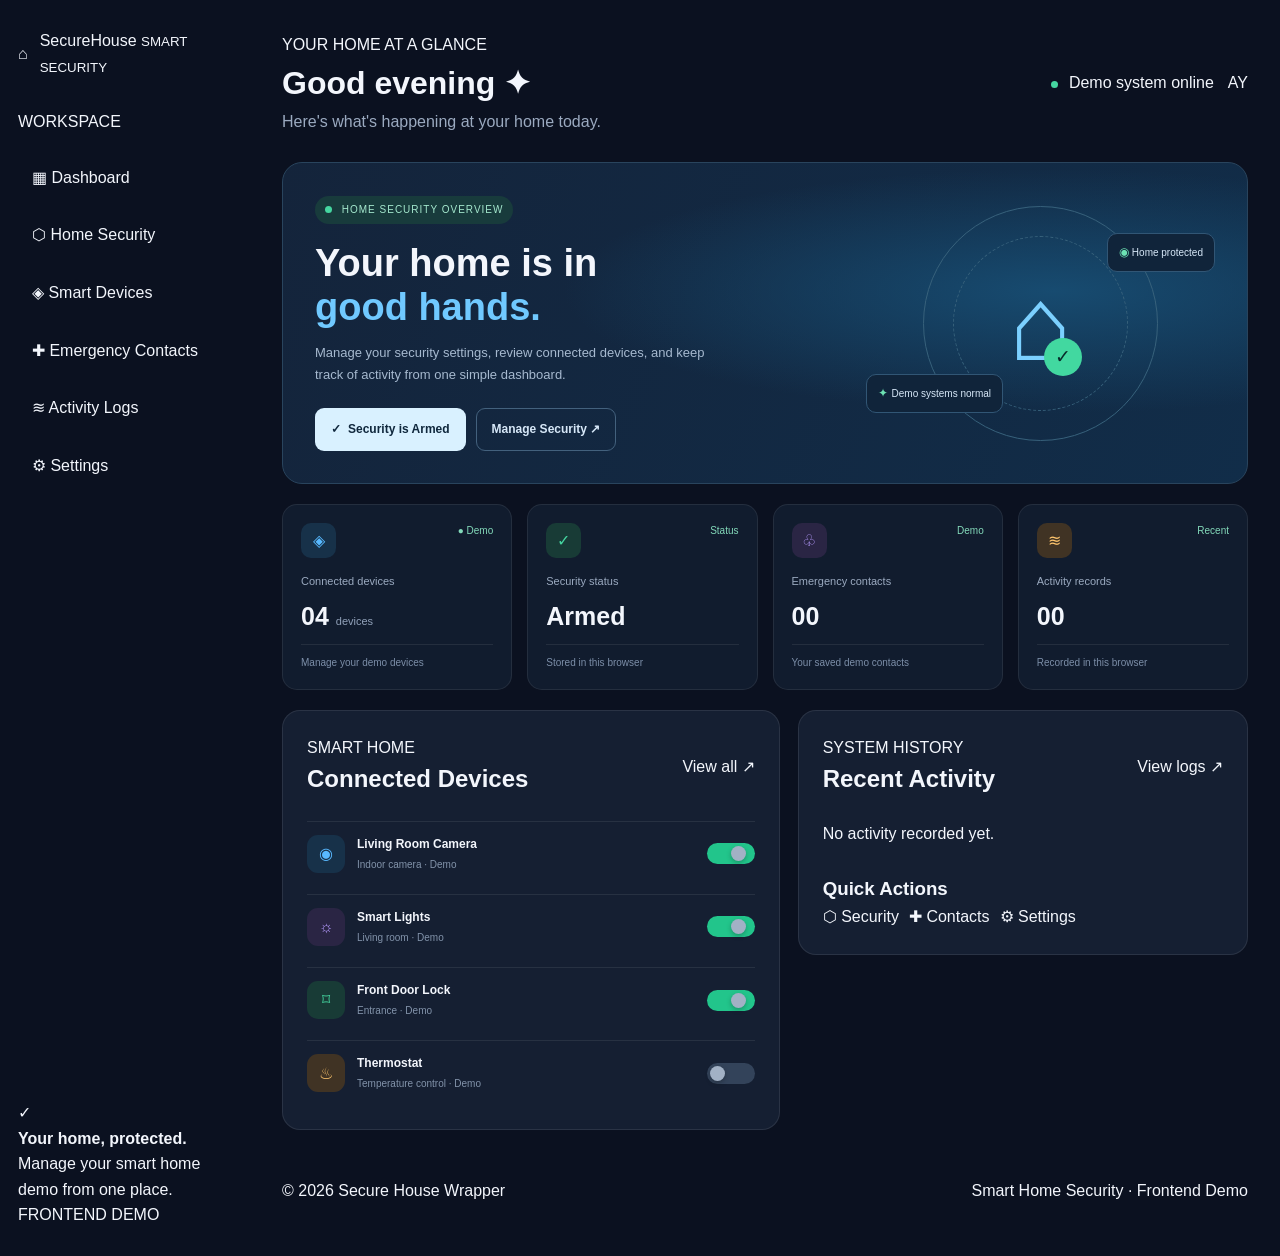
<file: index.html>
<!DOCTYPE html>
<html lang="en">
<head>
  <meta charset="UTF-8">
  <meta name="viewport" content="width=device-width, initial-scale=1.0">

  <title>Secure House Wrapper | Smart Home Security</title>

  <link rel="stylesheet" href="css/style.css">
  <link rel="stylesheet" href="css/dashboard.css">
  <link rel="stylesheet" href="css/responsive.css">
  <link rel="stylesheet" href="css/animations.css">
</head>

<body>
<div class="app-shell">

  <!-- SIDEBAR -->
  <aside class="sidebar">
    <a class="brand" href="index.html">
      <span class="brand-mark">⌂</span>
      <span>
        Secure<span class="brand-light">House</span>
        <small>SMART SECURITY</small>
      </span>
    </a>

    <p class="side-label">WORKSPACE</p>

    <nav class="side-nav">
      <a class="nav-link active" href="index.html">▦ Dashboard</a>
      <a class="nav-link" href="pages/security.html">⬡ Home Security</a>
      <a class="nav-link" href="pages/devices.html">◈ Smart Devices</a>
      <a class="nav-link" href="pages/emergency.html">✚ Emergency Contacts</a>
      <a class="nav-link" href="pages/activity.html">≋ Activity Logs</a>
      <a class="nav-link" href="pages/settings.html">⚙ Settings</a>
    </nav>

    <div class="sidebar-bottom">
      <div class="mini-shield">✓</div>
      <strong>Your home, protected.</strong>
      <p>Manage your smart home demo from one place.</p>
      <span class="demo-label">FRONTEND DEMO</span>
    </div>
  </aside>

  <!-- MAIN CONTENT -->
  <main class="main-content">

    <!-- TOP BAR -->
    <header class="topbar">
      <div>
        <p class="eyebrow">YOUR HOME AT A GLANCE</p>
        <h1>Good evening <span>✦</span></h1>
        <p class="muted">
          Here's what's happening at your home today.
        </p>
      </div>

      <div class="top-actions">
        <span class="connected">
          <i></i> Demo system online
        </span>
        <span class="avatar">AY</span>
      </div>
    </header>

    <!-- HERO SECTION -->
    <section class="hero-card">
      <div class="hero-copy">
        <span class="pill">
          <i></i> HOME SECURITY OVERVIEW
        </span>

        <h2>
          Your home is in<br>
          <em>good hands.</em>
        </h2>

        <p>
          Manage your security settings, review connected devices,
          and keep track of activity from one simple dashboard.
        </p>

        <div class="hero-buttons">
          <button class="btn btn-light" id="securityToggle">
            ✓ <span id="securityToggleText">Security is Armed</span>
          </button>

          <a class="btn btn-ghost" href="pages/security.html">
            Manage Security ↗
          </a>
        </div>
      </div>

      <div class="hero-art">
        <div class="orbit orbit-one"></div>
        <div class="orbit orbit-two"></div>

        <div class="house-icon">
          ⌂
          <span class="house-check">✓</span>
        </div>

        <div class="floating-tag tag-top">
          ◉ <span>Home protected</span>
        </div>

        <div class="floating-tag tag-bottom">
          ✦ <span>Demo systems normal</span>
        </div>
      </div>
    </section>

    <!-- STATISTICS -->
    <section class="stats-grid">

      <article class="stat-card">
        <div class="stat-top">
          <span class="stat-icon blue">◈</span>
          <span class="stat-trend">● Demo</span>
        </div>
        <p class="muted">Connected devices</p>
        <h3 id="deviceCount">04 <small>devices</small></h3>
        <div class="stat-foot">Manage your demo devices</div>
      </article>

      <article class="stat-card">
        <div class="stat-top">
          <span class="stat-icon green">✓</span>
          <span class="stat-trend">Status</span>
        </div>
        <p class="muted">Security status</p>
        <h3 id="securityStatus">Armed</h3>
        <div class="stat-foot">Stored in this browser</div>
      </article>

      <article class="stat-card">
        <div class="stat-top">
          <span class="stat-icon purple">♧</span>
          <span class="stat-trend">Demo</span>
        </div>
        <p class="muted">Emergency contacts</p>
        <h3 id="contactCount">00</h3>
        <div class="stat-foot">Your saved demo contacts</div>
      </article>

      <article class="stat-card">
        <div class="stat-top">
          <span class="stat-icon orange">≋</span>
          <span class="stat-trend">Recent</span>
        </div>
        <p class="muted">Activity records</p>
        <h3 id="activityCount">00</h3>
        <div class="stat-foot">Recorded in this browser</div>
      </article>

    </section>

    <!-- LOWER CONTENT -->
    <section class="content-grid">

      <!-- DEVICES -->
      <article class="panel">
        <div class="panel-heading">
          <div>
            <p class="eyebrow">SMART HOME</p>
            <h2>Connected Devices</h2>
          </div>
          <a class="text-link" href="pages/devices.html">View all ↗</a>
        </div>

        <div class="device-list">

          <div class="device-row">
            <span class="device-symbol blue">◉</span>
            <div class="device-info">
              <strong>Living Room Camera</strong>
              <small>Indoor camera · Demo</small>
            </div>
            <button class="switch on" data-device="Living room camera"
              aria-label="Toggle living room camera">
              <span></span>
            </button>
          </div>

          <div class="device-row">
            <span class="device-symbol purple">☼</span>
            <div class="device-info">
              <strong>Smart Lights</strong>
              <small>Living room · Demo</small>
            </div>
            <button class="switch on" data-device="Smart lights"
              aria-label="Toggle smart lights">
              <span></span>
            </button>
          </div>

          <div class="device-row">
            <span class="device-symbol green">⌑</span>
            <div class="device-info">
              <strong>Front Door Lock</strong>
              <small>Entrance · Demo</small>
            </div>
            <button class="switch on" data-device="Front door lock"
              aria-label="Toggle front door lock">
              <span></span>
            </button>
          </div>

          <div class="device-row">
            <span class="device-symbol orange">♨</span>
            <div class="device-info">
              <strong>Thermostat</strong>
              <small>Temperature control · Demo</small>
            </div>
            <button class="switch" data-device="Thermostat"
              aria-label="Toggle thermostat">
              <span></span>
            </button>
          </div>

        </div>
      </article>

      <!-- ACTIVITY -->
      <article class="panel">
        <div class="panel-heading">
          <div>
            <p class="eyebrow">SYSTEM HISTORY</p>
            <h2>Recent Activity</h2>
          </div>
          <a class="text-link" href="pages/activity.html">View logs ↗</a>
        </div>

        <div class="timeline" id="timeline">
          <div class="timeline-item">
            <span class="timeline-dot green"></span>
            <div>
              <strong>Dashboard opened</strong>
              <p>Secure House Wrapper demo is ready.</p>
              <small>Current session</small>
            </div>
          </div>

          <div class="timeline-item">
            <span class="timeline-dot blue"></span>
            <div>
              <strong>Devices loaded</strong>
              <p>Demo device information is available.</p>
              <small>Current session</small>
            </div>
          </div>

          <div class="timeline-item">
            <span class="timeline-dot purple"></span>
            <div>
              <strong>Security overview</strong>
              <p>Review your simulated security status.</p>
              <small>Current session</small>
            </div>
          </div>
        </div>

        <div class="quick-actions">
          <h3>Quick Actions</h3>

          <div class="quick-action-buttons">
            <a class="quick-action" href="pages/security.html">
              <span>⬡</span> Security
            </a>

            <a class="quick-action" href="pages/emergency.html">
              <span>✚</span> Contacts
            </a>

            <a class="quick-action" href="pages/settings.html">
              <span>⚙</span> Settings
            </a>
          </div>
        </div>
      </article>

    </section>

    <!-- FOOTER -->
    <footer class="footer">
      <span>© 2026 Secure House Wrapper</span>
      <span>Smart Home Security · Frontend Demo</span>
    </footer>

  </main>
</div>

<!-- TOAST MESSAGE -->
<div id="toast" class="toast" role="status" aria-live="polite"></div>

<!-- JAVASCRIPT FILES -->
<script src="js/storage.js"></script>
<script src="js/security.js"></script>
<script src="js/devices.js"></script>
<script src="js/emergency.js"></script>
<script src="js/activity.js"></script>
<script src="js/settings.js"></script>
<script src="js/app.js"></script>

<script>
  document.getElementById("contactCount").textContent =
    String(SHEmergency.contacts.length).padStart(2, "0");

  document.getElementById("activityCount").textContent =
    String(SHActivity.entries.length).padStart(2, "0");
</script>

</body>
</html>
</file>
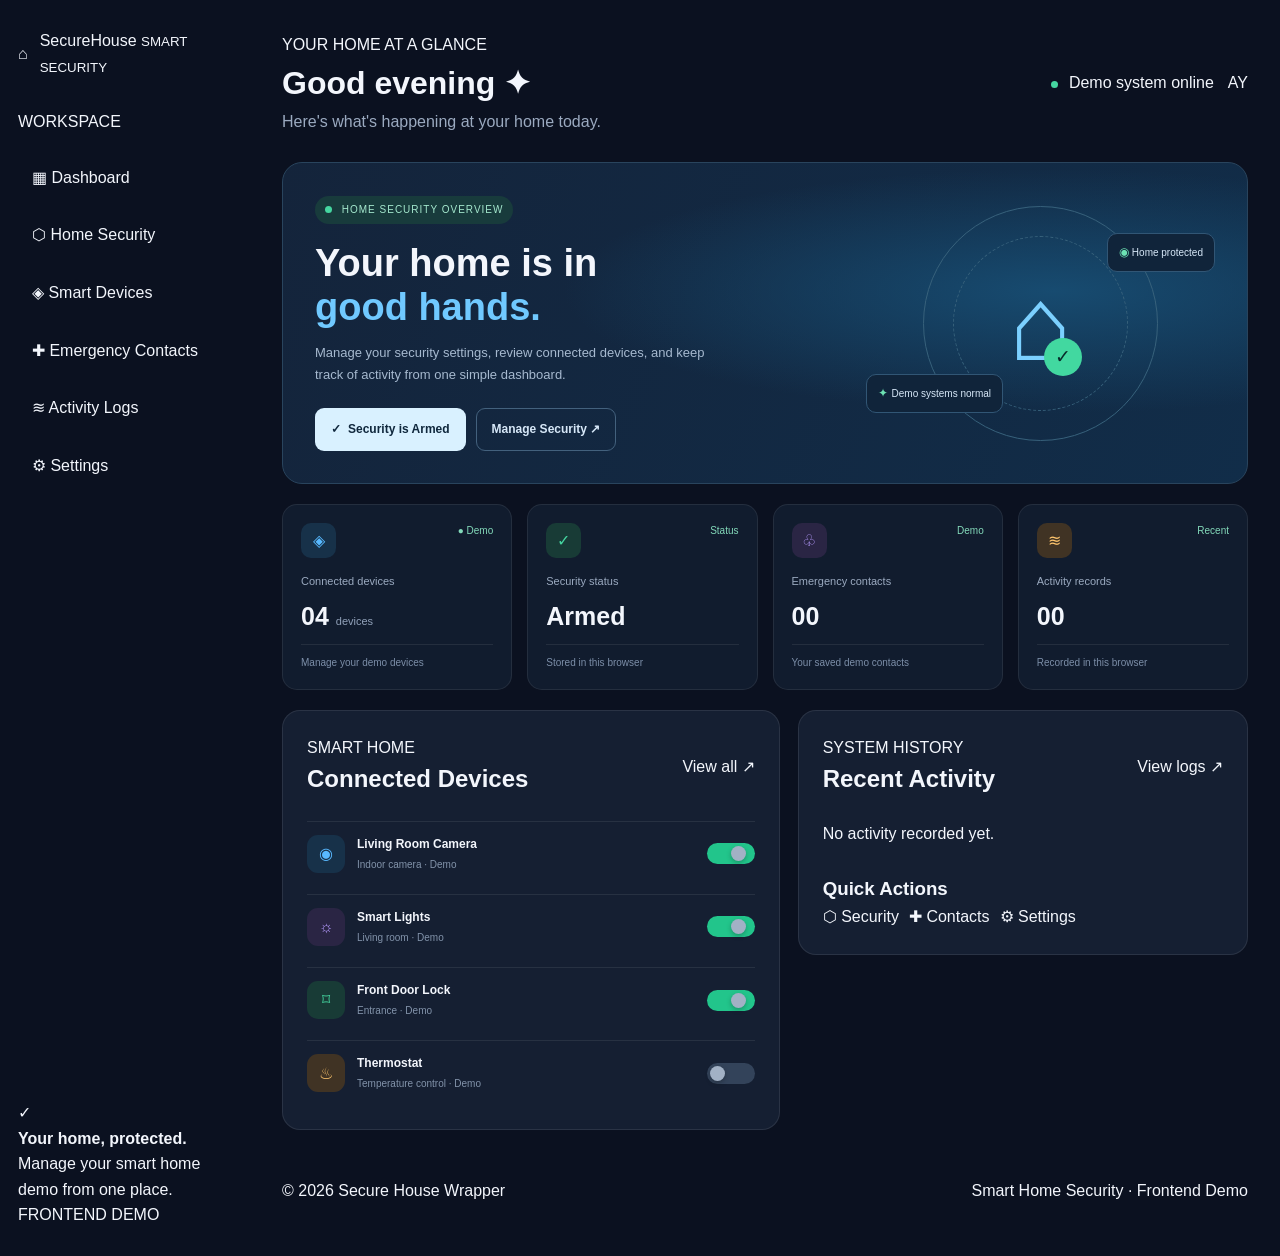
<file: Secure-House-Wrapper/index.html>
<!DOCTYPE html>
<html lang="en">
<head>
  <meta charset="UTF-8">
  <meta name="viewport" content="width=device-width, initial-scale=1.0">

  <title>Secure House Wrapper | Smart Home Security</title>

  <link rel="stylesheet" href="css/style.css">
  <link rel="stylesheet" href="css/dashboard.css">
  <link rel="stylesheet" href="css/responsive.css">
  <link rel="stylesheet" href="css/animations.css">
</head>

<body>
<div class="app-shell">

  <!-- SIDEBAR -->
  <aside class="sidebar">
    <a class="brand" href="index.html">
      <span class="brand-mark">⌂</span>
      <span>
        Secure<span class="brand-light">House</span>
        <small>SMART SECURITY</small>
      </span>
    </a>

    <p class="side-label">WORKSPACE</p>

    <nav class="side-nav">
      <a class="nav-link active" href="index.html">▦ Dashboard</a>
      <a class="nav-link" href="pages/security.html">⬡ Home Security</a>
      <a class="nav-link" href="pages/devices.html">◈ Smart Devices</a>
      <a class="nav-link" href="pages/emergency.html">✚ Emergency Contacts</a>
      <a class="nav-link" href="pages/activity.html">≋ Activity Logs</a>
      <a class="nav-link" href="pages/settings.html">⚙ Settings</a>
    </nav>

    <div class="sidebar-bottom">
      <div class="mini-shield">✓</div>
      <strong>Your home, protected.</strong>
      <p>Manage your smart home demo from one place.</p>
      <span class="demo-label">FRONTEND DEMO</span>
    </div>
  </aside>

  <!-- MAIN CONTENT -->
  <main class="main-content">

    <!-- TOP BAR -->
    <header class="topbar">
      <div>
        <p class="eyebrow">YOUR HOME AT A GLANCE</p>
        <h1>Good evening <span>✦</span></h1>
        <p class="muted">
          Here's what's happening at your home today.
        </p>
      </div>

      <div class="top-actions">
        <span class="connected">
          <i></i> Demo system online
        </span>
        <span class="avatar">AY</span>
      </div>
    </header>

    <!-- HERO SECTION -->
    <section class="hero-card">
      <div class="hero-copy">
        <span class="pill">
          <i></i> HOME SECURITY OVERVIEW
        </span>

        <h2>
          Your home is in<br>
          <em>good hands.</em>
        </h2>

        <p>
          Manage your security settings, review connected devices,
          and keep track of activity from one simple dashboard.
        </p>

        <div class="hero-buttons">
          <button class="btn btn-light" id="securityToggle">
            ✓ <span id="securityToggleText">Security is Armed</span>
          </button>

          <a class="btn btn-ghost" href="pages/security.html">
            Manage Security ↗
          </a>
        </div>
      </div>

      <div class="hero-art">
        <div class="orbit orbit-one"></div>
        <div class="orbit orbit-two"></div>

        <div class="house-icon">
          ⌂
          <span class="house-check">✓</span>
        </div>

        <div class="floating-tag tag-top">
          ◉ <span>Home protected</span>
        </div>

        <div class="floating-tag tag-bottom">
          ✦ <span>Demo systems normal</span>
        </div>
      </div>
    </section>

    <!-- STATISTICS -->
    <section class="stats-grid">

      <article class="stat-card">
        <div class="stat-top">
          <span class="stat-icon blue">◈</span>
          <span class="stat-trend">● Demo</span>
        </div>
        <p class="muted">Connected devices</p>
        <h3 id="deviceCount">04 <small>devices</small></h3>
        <div class="stat-foot">Manage your demo devices</div>
      </article>

      <article class="stat-card">
        <div class="stat-top">
          <span class="stat-icon green">✓</span>
          <span class="stat-trend">Status</span>
        </div>
        <p class="muted">Security status</p>
        <h3 id="securityStatus">Armed</h3>
        <div class="stat-foot">Stored in this browser</div>
      </article>

      <article class="stat-card">
        <div class="stat-top">
          <span class="stat-icon purple">♧</span>
          <span class="stat-trend">Demo</span>
        </div>
        <p class="muted">Emergency contacts</p>
        <h3 id="contactCount">00</h3>
        <div class="stat-foot">Your saved demo contacts</div>
      </article>

      <article class="stat-card">
        <div class="stat-top">
          <span class="stat-icon orange">≋</span>
          <span class="stat-trend">Recent</span>
        </div>
        <p class="muted">Activity records</p>
        <h3 id="activityCount">00</h3>
        <div class="stat-foot">Recorded in this browser</div>
      </article>

    </section>

    <!-- LOWER CONTENT -->
    <section class="content-grid">

      <!-- DEVICES -->
      <article class="panel">
        <div class="panel-heading">
          <div>
            <p class="eyebrow">SMART HOME</p>
            <h2>Connected Devices</h2>
          </div>
          <a class="text-link" href="pages/devices.html">View all ↗</a>
        </div>

        <div class="device-list">

          <div class="device-row">
            <span class="device-symbol blue">◉</span>
            <div class="device-info">
              <strong>Living Room Camera</strong>
              <small>Indoor camera · Demo</small>
            </div>
            <button class="switch on" data-device="Living room camera"
              aria-label="Toggle living room camera">
              <span></span>
            </button>
          </div>

          <div class="device-row">
            <span class="device-symbol purple">☼</span>
            <div class="device-info">
              <strong>Smart Lights</strong>
              <small>Living room · Demo</small>
            </div>
            <button class="switch on" data-device="Smart lights"
              aria-label="Toggle smart lights">
              <span></span>
            </button>
          </div>

          <div class="device-row">
            <span class="device-symbol green">⌑</span>
            <div class="device-info">
              <strong>Front Door Lock</strong>
              <small>Entrance · Demo</small>
            </div>
            <button class="switch on" data-device="Front door lock"
              aria-label="Toggle front door lock">
              <span></span>
            </button>
          </div>

          <div class="device-row">
            <span class="device-symbol orange">♨</span>
            <div class="device-info">
              <strong>Thermostat</strong>
              <small>Temperature control · Demo</small>
            </div>
            <button class="switch" data-device="Thermostat"
              aria-label="Toggle thermostat">
              <span></span>
            </button>
          </div>

        </div>
      </article>

      <!-- ACTIVITY -->
      <article class="panel">
        <div class="panel-heading">
          <div>
            <p class="eyebrow">SYSTEM HISTORY</p>
            <h2>Recent Activity</h2>
          </div>
          <a class="text-link" href="pages/activity.html">View logs ↗</a>
        </div>

        <div class="timeline" id="timeline">
          <div class="timeline-item">
            <span class="timeline-dot green"></span>
            <div>
              <strong>Dashboard opened</strong>
              <p>Secure House Wrapper demo is ready.</p>
              <small>Current session</small>
            </div>
          </div>

          <div class="timeline-item">
            <span class="timeline-dot blue"></span>
            <div>
              <strong>Devices loaded</strong>
              <p>Demo device information is available.</p>
              <small>Current session</small>
            </div>
          </div>

          <div class="timeline-item">
            <span class="timeline-dot purple"></span>
            <div>
              <strong>Security overview</strong>
              <p>Review your simulated security status.</p>
              <small>Current session</small>
            </div>
          </div>
        </div>

        <div class="quick-actions">
          <h3>Quick Actions</h3>

          <div class="quick-action-buttons">
            <a class="quick-action" href="pages/security.html">
              <span>⬡</span> Security
            </a>

            <a class="quick-action" href="pages/emergency.html">
              <span>✚</span> Contacts
            </a>

            <a class="quick-action" href="pages/settings.html">
              <span>⚙</span> Settings
            </a>
          </div>
        </div>
      </article>

    </section>

    <!-- FOOTER -->
    <footer class="footer">
      <span>© 2026 Secure House Wrapper</span>
      <span>Smart Home Security · Frontend Demo</span>
    </footer>

  </main>
</div>

<!-- TOAST MESSAGE -->
<div id="toast" class="toast" role="status" aria-live="polite"></div>

<!-- JAVASCRIPT FILES -->
<script src="js/storage.js"></script>
<script src="js/security.js"></script>
<script src="js/devices.js"></script>
<script src="js/emergency.js"></script>
<script src="js/activity.js"></script>
<script src="js/settings.js"></script>
<script src="js/app.js"></script>

<script>
  document.getElementById("contactCount").textContent =
    String(SHEmergency.contacts.length).padStart(2, "0");

  document.getElementById("activityCount").textContent =
    String(SHActivity.entries.length).padStart(2, "0");
</script>

</body>
</html>
<!-- GitHub Pages redeploy -->
</file>
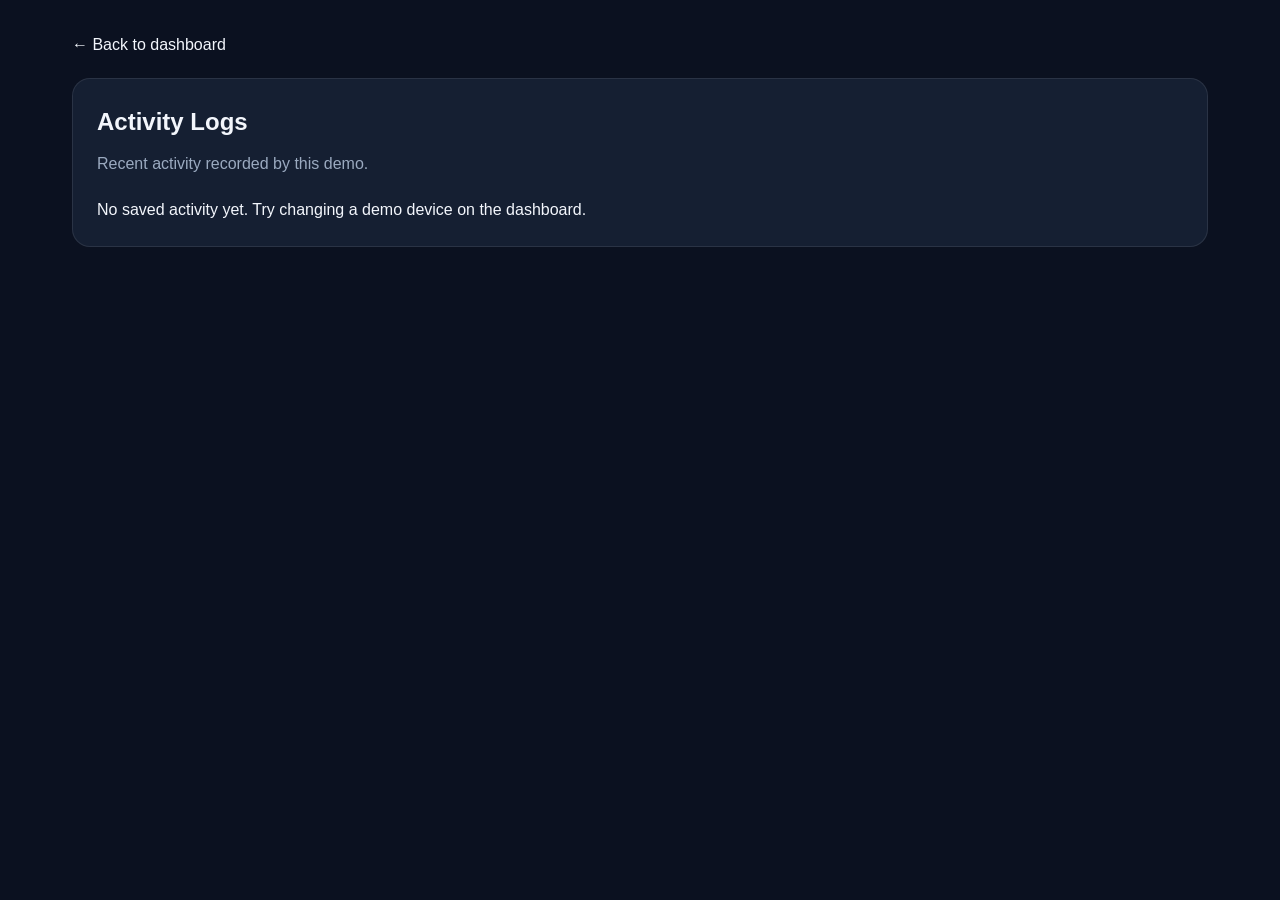
<file: pages/activity.html>
<!DOCTYPE html>
<html lang="en">
<head>
  <meta charset="UTF-8">
  <meta name="viewport" content="width=device-width, initial-scale=1">
  <title>Activity Logs</title>
  <link rel="stylesheet" href="../css/style.css">
  <link rel="stylesheet" href="../css/dashboard.css">
  <link rel="stylesheet" href="../css/responsive.css">
</head>
<body>
  <main class="page-container">
    <a class="text-link" href="../index.html">← Back to dashboard</a>

    <section class="panel" style="margin-top:20px">
      <h1>Activity Logs</h1>
      <p class="muted" style="margin:10px 0 20px">
        Recent activity recorded by this demo.
      </p>
      <div id="logs"></div>
    </section>
  </main>

  <script src="../js/storage.js"></script>
  <script src="../js/activity.js"></script>
  <script>
    const root = document.getElementById("logs");
    const entries = SHActivity.entries;

    if (!entries.length) {
      root.textContent =
        "No saved activity yet. Try changing a demo device on the dashboard.";
    } else {
      entries.forEach(entry => {
        const row = document.createElement("p");
        row.style.padding = "12px 0";
        row.style.borderBottom = "1px solid #26354a";
        row.textContent = entry.time + " — " + entry.message;
        root.appendChild(row);
      });
    }
  </script>
</body>
</html>
</file>
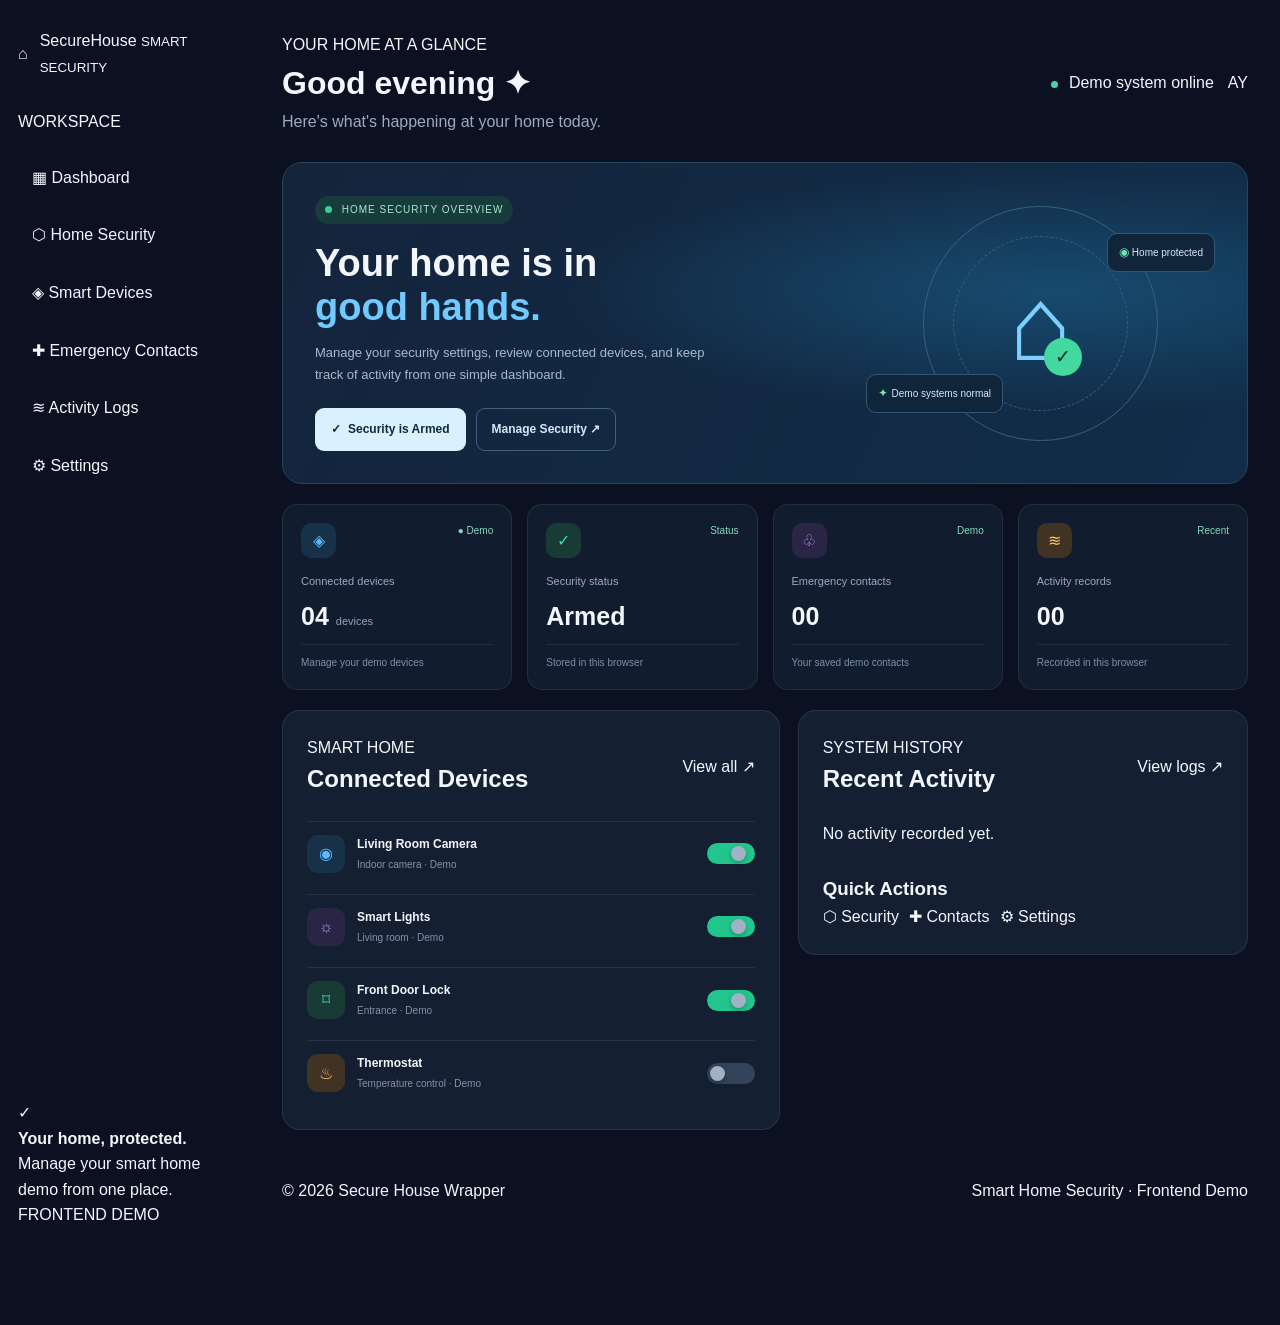
<file: pages/dashboard.html>
<!DOCTYPE html>
<html lang="en">
<head>
  <meta charset="UTF-8">
  <meta http-equiv="refresh" content="0; url=../index.html">
  <title>Dashboard</title>
</head>
<body>
  <p>Opening dashboard...
    <a href="../index.html">Click here</a>
  </p>
</body>
</html>
</file>
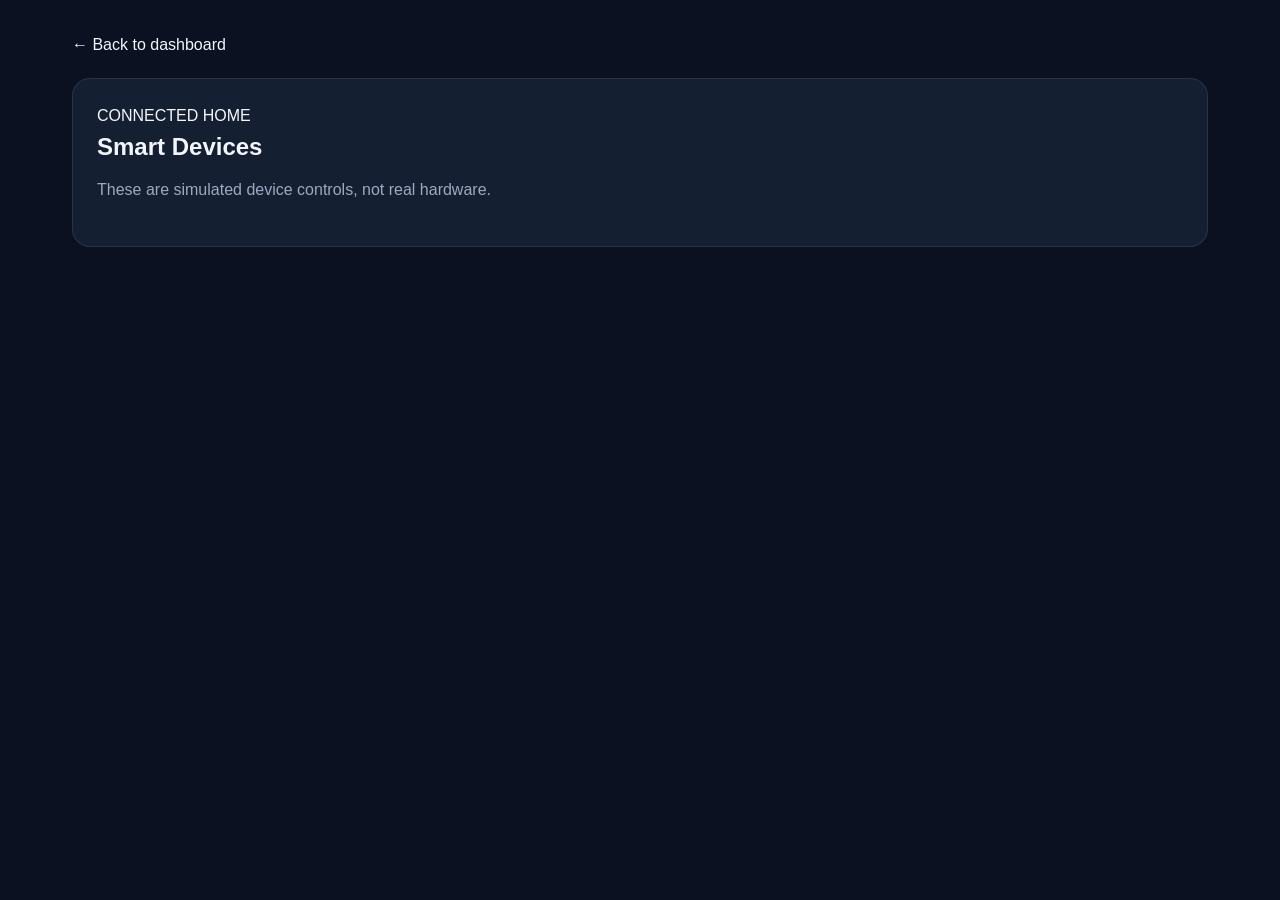
<file: pages/devices.html>
<!DOCTYPE html>
<html lang="en">
<head>
  <meta charset="UTF-8">
  <meta name="viewport" content="width=device-width, initial-scale=1">
  <title>Smart Devices</title>
  <link rel="stylesheet" href="../css/style.css">
  <link rel="stylesheet" href="../css/dashboard.css">
  <link rel="stylesheet" href="../css/responsive.css">
</head>
<body>
  <main class="page-container">
    <a class="text-link" href="../index.html">← Back to dashboard</a>

    <section class="panel" style="margin-top:20px">
      <p class="eyebrow">CONNECTED HOME</p>
      <h1>Smart Devices</h1>
      <p class="muted" style="margin:10px 0 20px">
        These are simulated device controls, not real hardware.
      </p>
      <div id="deviceList"></div>
    </section>
  </main>

  <script src="../js/storage.js"></script>
  <script src="../js/devices.js"></script>
  <script>
    const list = document.getElementById("deviceList");

    Object.keys(SHDevices.defaults).forEach(name => {
      const button = document.createElement("button");
      button.className = "btn btn-ghost";
      button.style.margin = "6px";
      button.style.display = "block";

      function render() {
        button.textContent =
          name + ": " + (SHDevices.states[name] ? "ON" : "OFF");
      }

      render();

      button.addEventListener("click", () => {
        SHDevices.toggle(name);
        render();
      });

      list.appendChild(button);
    });
  </script>
</body>
</html>
</file>
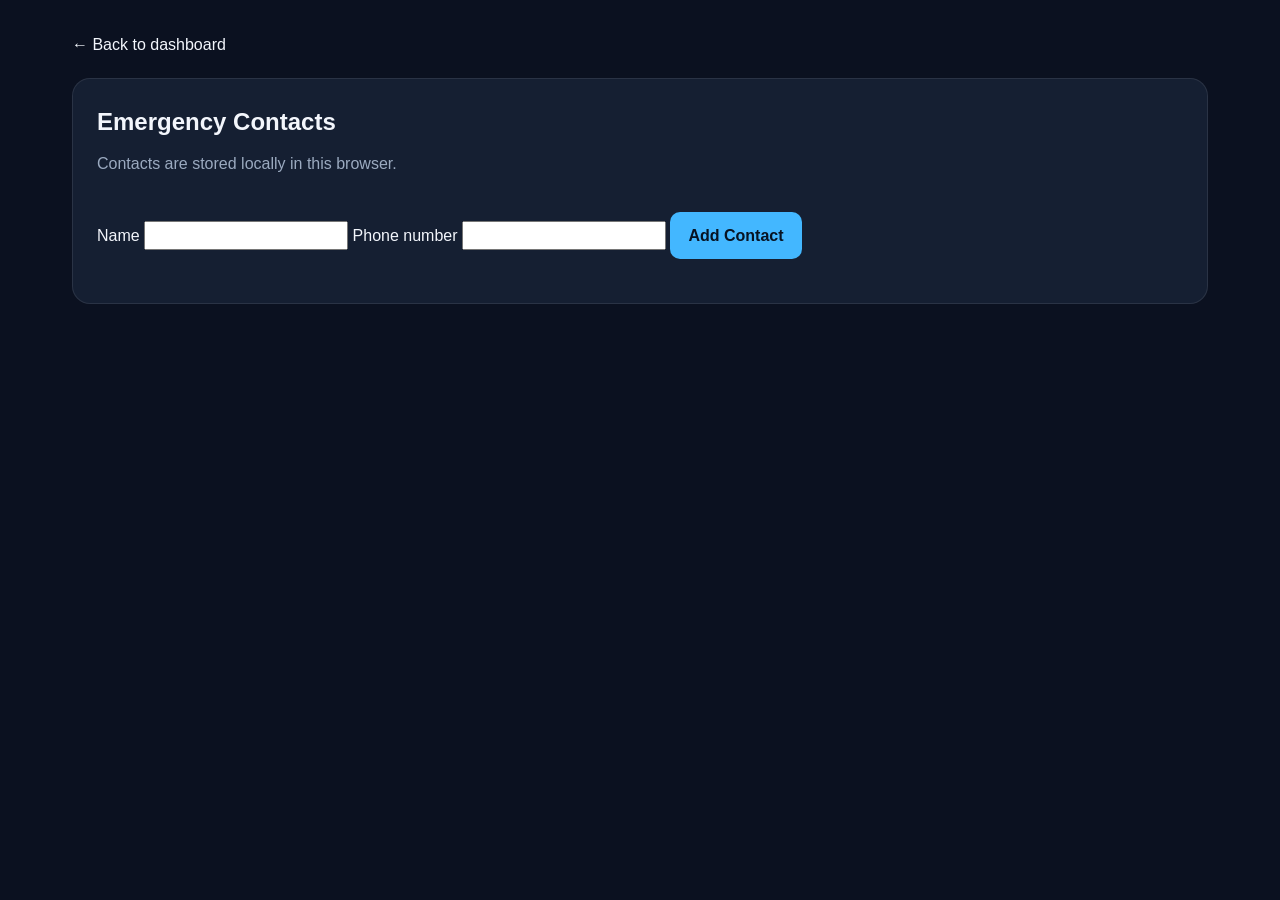
<file: pages/emergency.html>
<!DOCTYPE html>
<html lang="en">
<head>
  <meta charset="UTF-8">
  <meta name="viewport" content="width=device-width, initial-scale=1">
  <title>Emergency Contacts</title>
  <link rel="stylesheet" href="../css/style.css">
  <link rel="stylesheet" href="../css/responsive.css">
</head>
<body>
  <main class="page-container">
    <a class="text-link" href="../index.html">← Back to dashboard</a>

    <section class="panel" style="margin-top:20px">
      <h1>Emergency Contacts</h1>
      <p class="muted" style="margin:10px 0 20px">
        Contacts are stored locally in this browser.
      </p>

      <form id="contactForm">
        <label>Name
          <input id="name" required>
        </label>

        <label>Phone number
          <input id="phone" type="tel" required>
        </label>

        <button class="primary-button" style="margin-top:15px">
          Add Contact
        </button>
      </form>

      <div id="contactList" style="margin-top:20px"></div>
    </section>
  </main>

  <script src="../js/storage.js"></script>
  <script src="../js/emergency.js"></script>
  <script>
    const form = document.getElementById("contactForm");
    const list = document.getElementById("contactList");

    function render() {
      list.replaceChildren();

      SHEmergency.contacts.forEach(contact => {
        const row = document.createElement("div");
        row.style.padding = "12px 0";
        row.style.borderBottom = "1px solid #26354a";

        const name = document.createElement("strong");
        name.textContent = contact.name + " — ";

        const phone = document.createElement("span");
        phone.textContent = contact.phone;

        const remove = document.createElement("button");
        remove.className = "btn btn-ghost";
        remove.style.marginLeft = "10px";
        remove.textContent = "Remove";
        remove.addEventListener("click", () => {
          SHEmergency.remove(contact.id);
          render();
        });

        row.append(name, phone, remove);
        list.appendChild(row);
      });
    }

    form.addEventListener("submit", event => {
      event.preventDefault();

      const added = SHEmergency.add(
        document.getElementById("name").value,
        document.getElementById("phone").value
      );

      if (added) {
        form.reset();
        render();
      }
    });

    render();
  </script>
</body>
</html>
</file>
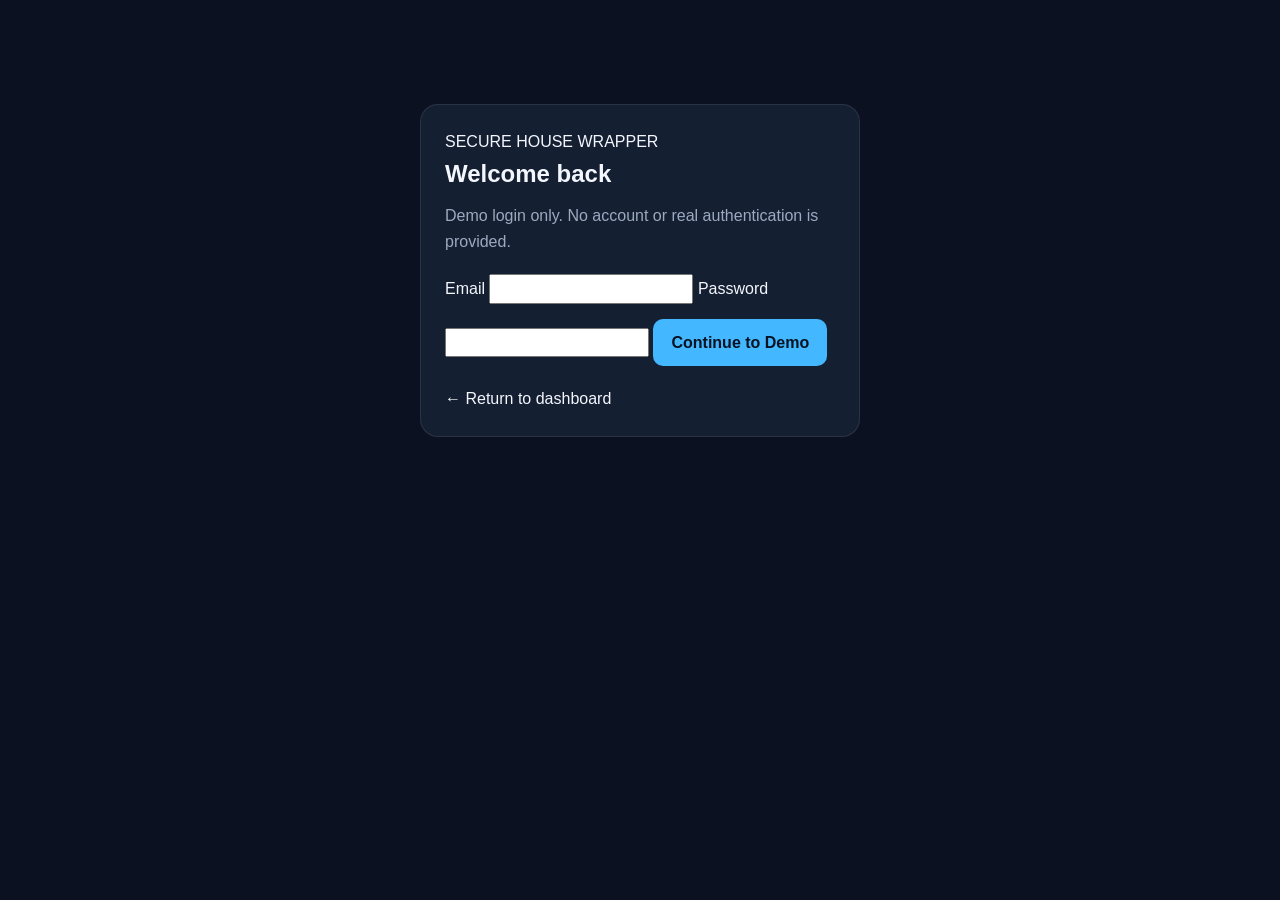
<file: pages/login.html>
<!DOCTYPE html>
<html lang="en">
<head>
  <meta charset="UTF-8">
  <meta name="viewport" content="width=device-width, initial-scale=1">
  <title>Demo Login | Secure House Wrapper</title>
  <link rel="stylesheet" href="../css/style.css">
  <link rel="stylesheet" href="../css/responsive.css">
</head>
<body>
  <main class="page-container">
    <section class="panel" style="max-width:440px;margin:8vh auto">
      <p class="eyebrow">SECURE HOUSE WRAPPER</p>
      <h1>Welcome back</h1>
      <p class="muted" style="margin:10px 0 20px">
        Demo login only. No account or real authentication is provided.
      </p>

      <form id="loginForm">
        <label>Email
          <input type="email" id="email" required>
        </label>

        <label>Password
          <input type="password" id="password" required>
        </label>

        <button class="primary-button" style="margin-top:15px">
          Continue to Demo
        </button>
      </form>

      <p id="message" class="muted" style="margin-top:15px"></p>
      <p style="margin-top:20px">
        <a class="text-link" href="../index.html">← Return to dashboard</a>
      </p>
    </section>
  </main>

  <script>
    document.getElementById("loginForm").addEventListener("submit", event => {
      event.preventDefault();
      document.getElementById("message").textContent =
        "Demo only: no credentials were sent or saved.";
    });
  </script>
</body>
</html>
</file>
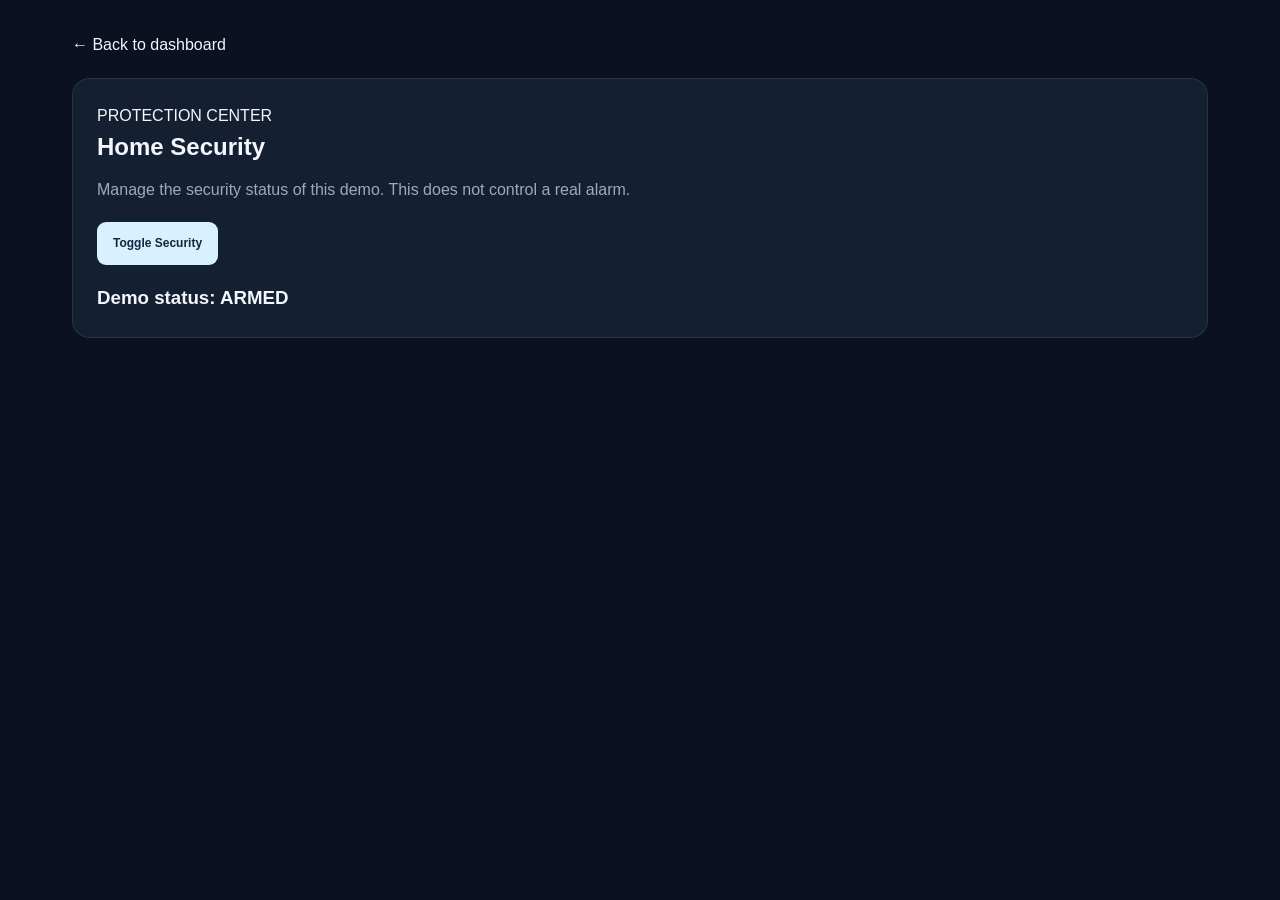
<file: pages/security.html>
<!DOCTYPE html>
<html lang="en">
<head>
  <meta charset="UTF-8">
  <meta name="viewport" content="width=device-width, initial-scale=1">
  <title>Home Security</title>
  <link rel="stylesheet" href="../css/style.css">
  <link rel="stylesheet" href="../css/dashboard.css">
  <link rel="stylesheet" href="../css/responsive.css">
</head>
<body>
  <main class="page-container">
    <a class="text-link" href="../index.html">← Back to dashboard</a>

    <section class="panel" style="margin-top:20px">
      <p class="eyebrow">PROTECTION CENTER</p>
      <h1>Home Security</h1>
      <p class="muted" style="margin:10px 0 20px">
        Manage the security status of this demo.
        This does not control a real alarm.
      </p>

      <button class="btn btn-light" id="toggle">Toggle Security</button>
      <h3 id="status" style="margin-top:18px"></h3>
    </section>
  </main>

  <script src="../js/storage.js"></script>
  <script src="../js/security.js"></script>
  <script>
    const status = document.getElementById("status");

    function render() {
      status.textContent = "Demo status: " +
        (SHSecurity.armed ? "ARMED" : "DISARMED");
    }

    render();

    document.getElementById("toggle").addEventListener("click", () => {
      SHSecurity.toggle();
      render();
    });
  </script>
</body>
</html>
</file>
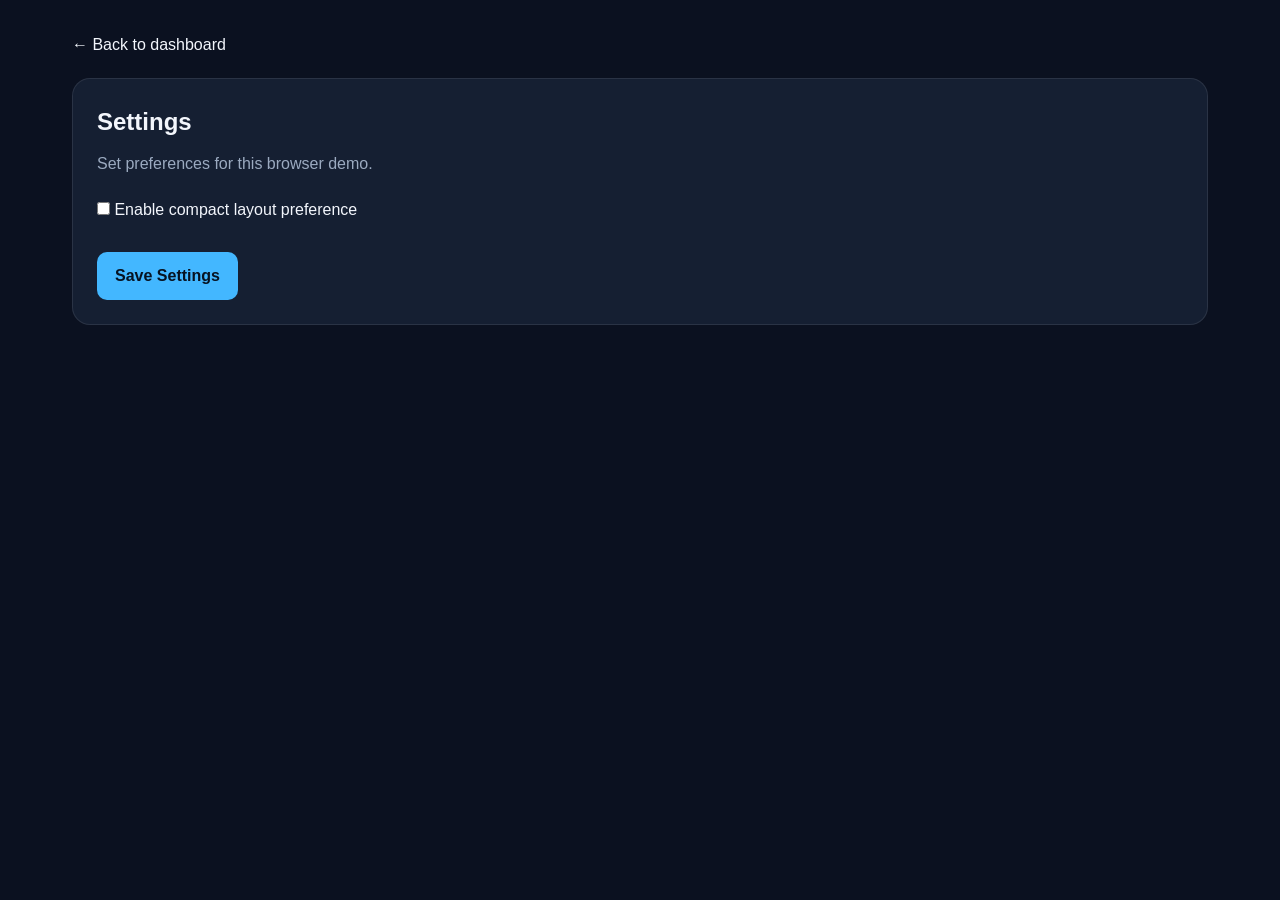
<file: pages/settings.html>
<!DOCTYPE html>
<html lang="en">
<head>
  <meta charset="UTF-8">
  <meta name="viewport" content="width=device-width, initial-scale=1">
  <title>Settings</title>
  <link rel="stylesheet" href="../css/style.css">
  <link rel="stylesheet" href="../css/responsive.css">
</head>
<body>
  <main class="page-container">
    <a class="text-link" href="../index.html">← Back to dashboard</a>

    <section class="panel" style="margin-top:20px">
      <h1>Settings</h1>
      <p class="muted" style="margin:10px 0 20px">
        Set preferences for this browser demo.
      </p>

      <label>
        <input type="checkbox" id="compact">
        Enable compact layout preference
      </label>

      <p id="message" class="muted" style="margin-top:15px"></p>
      <button class="primary-button" id="save" style="margin-top:15px">
        Save Settings
      </button>
    </section>
  </main>

  <script src="../js/storage.js"></script>
  <script src="../js/settings.js"></script>
  <script>
    const compact = document.getElementById("compact");
    const message = document.getElementById("message");

    compact.checked = SHSettings.get("compact", false);

    document.getElementById("save").addEventListener("click", () => {
      SHSettings.set("compact", compact.checked);
      message.textContent = "Settings saved in this browser.";
    });
  </script>
</body>
</html>
</file>
<file: css/style.css>
/* Secure House Wrapper - Global Styles */

:root {
  --bg: #0b1120;
  --panel: #151f32;
  --panel-light: #1d2a40;
  --text: #f3f6fc;
  --muted: #9baac0;
  --primary: #43b7ff;
  --success: #37d996;
  --border: rgba(255, 255, 255, 0.09);
}

* {
  box-sizing: border-box;
  margin: 0;
  padding: 0;
}

body {
  min-height: 100vh;
  background: var(--bg);
  color: var(--text);
  font-family: "Segoe UI", Arial, sans-serif;
  line-height: 1.6;
}

a {
  color: inherit;
  text-decoration: none;
}

button,
input,
select {
  font: inherit;
}

button {
  cursor: pointer;
}

button:focus-visible,
a:focus-visible,
input:focus-visible {
  outline: 2px solid var(--primary);
  outline-offset: 3px;
}

#app {
  min-height: 100vh;
}

.page-container {
  width: min(1200px, 100%);
  margin: 0 auto;
  padding: 32px;
}

.panel {
  background: var(--panel);
  border: 1px solid var(--border);
  border-radius: 18px;
  padding: 24px;
}

.muted {
  color: var(--muted);
}

.primary-button {
  display: inline-flex;
  align-items: center;
  justify-content: center;
  gap: 8px;
  padding: 11px 18px;
  color: #071322;
  background: var(--primary);
  border: 0;
  border-radius: 10px;
  font-weight: 700;
}

.primary-button:hover {
  filter: brightness(1.1);
}

.status-dot {
  display: inline-block;
  width: 9px;
  height: 9px;
  margin-right: 8px;
  background: var(--success);
  border-radius: 50%;
}
.toast {
  position: fixed;
  right: 20px;
  bottom: 20px;
  background: #1b2c43;
  color: #eaf6ff;
  border: 1px solid #35506d;
  border-radius: 10px;
  padding: 12px 16px;
  opacity: 0;
  pointer-events: none;
  transition: opacity .2s;
  z-index: 20;
}

.toast.show {
  opacity: 1;
}
/* ===== DASHBOARD LAYOUT FIX ===== */

* {
  box-sizing: border-box;
}

html,
body {
  margin: 0;
  min-height: 100%;
  width: 100%;
}

body {
  overflow-x: hidden;
}

.app-shell {
  display: grid;
  grid-template-columns: 250px minmax(0, 1fr);
  width: 100%;
  min-height: 100vh;
  align-items: stretch;
}

.sidebar {
  width: 100%;
  min-width: 0;
  min-height: 100vh;
  padding: 28px 18px;
  display: flex;
  flex-direction: column;
  gap: 18px;
}

.brand {
  display: flex;
  align-items: center;
  gap: 12px;
  margin-bottom: 12px;
  text-decoration: none;
}

.side-nav {
  display: flex;
  flex-direction: column;
  gap: 8px;
  width: 100%;
}

.nav-link {
  display: flex;
  align-items: center;
  gap: 10px;
  width: 100%;
  padding: 12px 14px;
  border-radius: 10px;
  text-decoration: none;
  white-space: normal;
}

.sidebar-bottom {
  margin-top: auto;
}

.main-content {
  min-width: 0;
  width: 100%;
  padding: 32px;
  overflow: hidden;
}

.topbar {
  display: flex;
  align-items: center;
  justify-content: space-between;
  gap: 20px;
  margin-bottom: 28px;
}

.top-actions {
  display: flex;
  align-items: center;
  gap: 14px;
}

.hero-card {
  display: grid;
  grid-template-columns: minmax(0, 1.2fr) minmax(220px, 0.8fr);
  align-items: center;
  gap: 28px;
  width: 100%;
  min-height: 300px;
  padding: 36px;
  margin-bottom: 26px;
  overflow: hidden;
}

.hero-copy,
.hero-art {
  min-width: 0;
}

.hero-copy h2 {
  font-size: clamp(30px, 3vw, 48px);
  line-height: 1.15;
  margin: 22px 0 14px;
}

.hero-copy p {
  max-width: 520px;
  line-height: 1.7;
}

.hero-buttons {
  display: flex;
  flex-wrap: wrap;
  gap: 12px;
  margin-top: 22px;
}

.hero-art {
  min-height: 220px;
  position: relative;
  display: flex;
  align-items: center;
  justify-content: center;
}

.stats-grid {
  display: grid;
  grid-template-columns: repeat(4, minmax(0, 1fr));
  gap: 18px;
  margin-bottom: 26px;
}

.stat-card {
  min-width: 0;
  padding: 22px;
  border-radius: 16px;
}

.stat-card h3 {
  font-size: clamp(22px, 2vw, 32px);
  margin: 12px 0;
  overflow-wrap: anywhere;
}

.content-grid {
  display: grid;
  grid-template-columns: repeat(2, minmax(0, 1fr));
  gap: 22px;
  align-items: start;
}

.panel {
  min-width: 0;
  padding: 24px;
  border-radius: 18px;
}

.panel-heading {
  display: flex;
  justify-content: space-between;
  align-items: center;
  gap: 12px;
  margin-bottom: 22px;
}

.device-list {
  display: flex;
  flex-direction: column;
  gap: 8px;
}

.device-row {
  display: flex;
  align-items: center;
  gap: 14px;
  padding: 14px 0;
}

.device-info {
  flex: 1;
  min-width: 0;
}

.device-info strong,
.device-info small {
  display: block;
}

.device-info small {
  margin-top: 5px;
}

.timeline {
  display: flex;
  flex-direction: column;
  gap: 20px;
}

.timeline-item {
  display: flex;
  gap: 14px;
}

.quick-actions {
  margin-top: 28px;
}

.quick-action-buttons {
  display: flex;
  flex-wrap: wrap;
  gap: 10px;
}

.footer {
  display: flex;
  justify-content: space-between;
  flex-wrap: wrap;
  gap: 12px;
  margin-top: 28px;
  padding: 20px 0;
}

/* ===== TABLET ===== */

@media (max-width: 1100px) {
  .app-shell {
    grid-template-columns: 220px minmax(0, 1fr);
  }

  .main-content {
    padding: 24px;
  }

  .stats-grid {
    grid-template-columns: repeat(2, minmax(0, 1fr));
  }

  .hero-card {
    padding: 26px;
    grid-template-columns: minmax(0, 1fr) minmax(160px, 0.7fr);
  }
}

/* ===== MOBILE ===== */

@media (max-width: 720px) {
  .app-shell {
    grid-template-columns: 1fr;
  }

  .sidebar {
    min-height: auto;
    padding: 18px;
  }

  .side-nav {
    display: grid;
    grid-template-columns: repeat(2, minmax(0, 1fr));
  }

  .sidebar-bottom {
    display: none;
  }

  .main-content {
    padding: 18px;
  }

  .topbar {
    align-items: flex-start;
    flex-direction: column;
  }

  .hero-card {
    grid-template-columns: 1fr;
    padding: 24px;
  }

  .hero-art {
    min-height: 160px;
  }

  .stats-grid,
  .content-grid {
    grid-template-columns: 1fr;
  }

  .panel {
    padding: 18px;
  }

  .footer {
    flex-direction: column;
  }
}
/* Smart device switches */

.switch {
  width: 48px;
  height: 27px;
  min-width: 48px;
  padding: 3px;
  border: 1px solid rgba(255, 255, 255, 0.18);
  border-radius: 30px;
  background: #52647f;
  cursor: pointer;
  display: inline-flex;
  align-items: center;
  justify-content: flex-start;
  transition: background 0.25s ease;
}

.switch span {
  display: block;
  width: 19px;
  height: 19px;
  border-radius: 50%;
  background: white;
  box-shadow: 0 2px 5px rgba(0, 0, 0, 0.25);
  transition: transform 0.25s ease;
}

.switch.on {
  background: #22c58b;
  border-color: #22c58b;
}

.switch.on span {
  transform: translateX(21px);
}

.switch:focus-visible {
  outline: 3px solid #7dd3fc;
  outline-offset: 3px;
}
</file>
<file: css/dashboard.css>
.hero-card {
  min-height: 290px;
  border-radius: 20px;
  padding: 32px;
  display: grid;
  grid-template-columns: 1.2fr 0.8fr;
  align-items: center;
  overflow: hidden;
  background: radial-gradient(ellipse at 80% 40%, #174b70, transparent 45%),
    linear-gradient(115deg, #14243b, #112d49);
  border: 1px solid #29445d;
  margin-bottom: 20px;
}

.hero-copy { position: relative; z-index: 1; }
.pill {
  display: inline-block;
  color: #a5e8ce;
  background: #183b3c;
  border-radius: 20px;
  padding: 6px 10px;
  font-size: 10px;
  letter-spacing: 1px;
}
.pill i, .connected i {
  display: inline-block;
  width: 7px;
  height: 7px;
  border-radius: 50%;
  background: #45d6a0;
  margin-right: 6px;
}
.hero-copy h2 {
  font-size: 38px;
  line-height: 1.15;
  margin: 18px 0 12px;
}
.hero-copy h2 em { color: #70c9ff; font-style: normal; }
.hero-copy p { color: #a6b9cf; font-size: 13px; max-width: 420px; }
.hero-buttons { display: flex; flex-wrap: wrap; gap: 10px; margin-top: 22px; }

.btn {
  display: inline-flex;
  align-items: center;
  justify-content: center;
  gap: 7px;
  padding: 11px 15px;
  border-radius: 9px;
  font-size: 12px;
  font-weight: 700;
  border: 1px solid transparent;
  cursor: pointer;
}
.btn-light { background: #d9f1ff; color: #10283d; }
.btn-ghost { border-color: #43617d; color: #d7e8f8; background: transparent; }
.btn:hover { filter: brightness(1.12); }

.hero-art {
  position: relative;
  display: grid;
  place-items: center;
  min-height: 220px;
}
.orbit {
  position: absolute;
  width: 235px;
  height: 235px;
  border: 1px solid #37617b;
  border-radius: 50%;
}
.orbit-two { width: 175px; height: 175px; border-style: dashed; }
.house-icon {
  position: relative;
  z-index: 1;
  font-size: 105px;
  color: #7bd0ff;
  line-height: 1;
}
.house-check {
  position: absolute;
  right: -10px;
  bottom: 0;
  background: #42d8a0;
  color: #082c2b;
  border-radius: 50%;
  font-size: 19px;
  width: 38px;
  height: 38px;
  display: grid;
  place-items: center;
}
.floating-tag {
  position: absolute;
  background: #10243a;
  border: 1px solid #315675;
  border-radius: 10px;
  padding: 9px 11px;
  font-size: 12px;
  color: #6de2b3;
}
.floating-tag span { color: #d7e8f8; font-size: 10px; }
.tag-top { top: 20px; right: 0; }
.tag-bottom { bottom: 20px; left: 0; }

.stats-grid {
  display: grid;
  grid-template-columns: repeat(4, minmax(0, 1fr));
  gap: 15px;
  margin-bottom: 20px;
}
.stat-card {
  background: #111c2e;
  border: 1px solid rgba(255,255,255,.08);
  border-radius: 15px;
  padding: 18px;
}
.stat-top { display: flex; justify-content: space-between; margin-bottom: 15px; }
.stat-icon {
  width: 35px;
  height: 35px;
  display: grid;
  place-items: center;
  border-radius: 10px;
}
.blue { color: #58b9ff; background: #173149; }
.green { color: #45d6a0; background: #183b36; }
.purple { color: #b59aff; background: #2a2544; }
.orange { color: #ffc66e; background: #403324; }
.stat-trend { color: #83d9ba; font-size: 10px; }
.stat-card .muted { font-size: 11px; }
.stat-card h3 { font-size: 25px; margin: 5px 0 8px; }
.stat-card h3 small { color: #91a1b9; font-size: 11px; font-weight: 400; }
.stat-foot { border-top: 1px solid rgba(255,255,255,.08); padding-top: 10px; color: #7c8ea8; font-size: 10px; }

.content-grid { display: grid; grid-template-columns: 1.05fr .95fr; gap: 18px; }
.device-list { display: grid; }
.device-row {
  display: flex;
  align-items: center;
  gap: 12px;
  padding: 13px 0;
  border-top: 1px solid rgba(255,255,255,.08);
}
.device-symbol {
  width: 38px;
  height: 38px;
  border-radius: 11px;
  display: grid;
  place-items: center;
  flex-shrink: 0;
}
.device-info { flex: 1; min-width: 0; }
.device-info strong { display: block; font-size: 12px; }
.device-info small { display: block; color: #8293aa; font-size: 10px; margin-top: 3px; }

.switch {
  width: 36px;
  height: 21px;
  border: 0;
  border-radius: 20px;
  background: #33435a;
  padding: 3px;
  flex-shrink: 0;
}
.switch span {
  display: block;
  width: 15px;
  height: 15px;
  background: #a2b1c5;
  border-radius: 50%;
  transition: .2s;
}
</file>
<file: css/responsive.css>
@media (max-width: 1100px) {
  .sidebar { width: 220px; }
  .main-content { margin-left: 220px; padding: 24px 20px; }
  .stats-grid { grid-template-columns: repeat(2, minmax(0, 1fr)); }
  .content-grid { grid-template-columns: 1fr; }
}

@media (max-width: 720px) {
  .sidebar {
    position: static;
    width: 100%;
    padding: 15px;
    border-right: 0;
    border-bottom: 1px solid rgba(255,255,255,.08);
  }
  .brand { margin: 0 0 15px; }
  .side-label, .sidebar-bottom { display: none; }
  .side-nav { display: flex; overflow-x: auto; gap: 5px; }
  .nav-link { white-space: nowrap; padding: 9px; font-size: 11px; }
  .main-content { margin: 0; padding: 20px 14px; }
  .hero-card { grid-template-columns: 1fr; padding: 22px; }
  .hero-copy h2 { font-size: 33px; }
  .hero-art { min-height: 190px; }
  .orbit { width: 200px; height: 200px; }
  .orbit-two { width: 150px; height: 150px; }
  .house-icon { font-size: 85px; }
  .stats-grid { gap: 10px; }
  .stat-card { padding: 13px; }
  .panel { padding: 16px; }
  .topbar h1 { font-size: 23px; }
  .footer { flex-direction: column; }
}

@media (max-width: 390px) {
  .stats-grid { grid-template-columns: 1fr; }
  .topbar { align-items: flex-start; }
  .hero-buttons .btn { width: 100%; }
}
</file>
<file: css/animations.css>
@keyframes float {
  0%, 100% { transform: translateY(0); }
  50% { transform: translateY(-7px); }
}

@keyframes pulse {
  0%, 100% { opacity: 1; }
  50% { opacity: .55; }
}

.house-icon { animation: float 4s ease-in-out infinite; }
.pill i { animation: pulse 2s infinite; }

.stat-card {
  transition: border-color .2s, transform .2s;
}

.stat-card:hover {
  border-color: #37617b;
  transform: translateY(-2px);
}

@media (prefers-reduced-motion: reduce) {
  *, *::before, *::after {
    animation: none !important;
    transition: none !important;
  }
}
</file>
<file: Secure-House-Wrapper/css/style.css>
/* Secure House Wrapper - Global Styles */

:root {
  --bg: #0b1120;
  --panel: #151f32;
  --panel-light: #1d2a40;
  --text: #f3f6fc;
  --muted: #9baac0;
  --primary: #43b7ff;
  --success: #37d996;
  --border: rgba(255, 255, 255, 0.09);
}

* {
  box-sizing: border-box;
  margin: 0;
  padding: 0;
}

body {
  min-height: 100vh;
  background: var(--bg);
  color: var(--text);
  font-family: "Segoe UI", Arial, sans-serif;
  line-height: 1.6;
}

a {
  color: inherit;
  text-decoration: none;
}

button,
input,
select {
  font: inherit;
}

button {
  cursor: pointer;
}

button:focus-visible,
a:focus-visible,
input:focus-visible {
  outline: 2px solid var(--primary);
  outline-offset: 3px;
}

#app {
  min-height: 100vh;
}

.page-container {
  width: min(1200px, 100%);
  margin: 0 auto;
  padding: 32px;
}

.panel {
  background: var(--panel);
  border: 1px solid var(--border);
  border-radius: 18px;
  padding: 24px;
}

.muted {
  color: var(--muted);
}

.primary-button {
  display: inline-flex;
  align-items: center;
  justify-content: center;
  gap: 8px;
  padding: 11px 18px;
  color: #071322;
  background: var(--primary);
  border: 0;
  border-radius: 10px;
  font-weight: 700;
}

.primary-button:hover {
  filter: brightness(1.1);
}

.status-dot {
  display: inline-block;
  width: 9px;
  height: 9px;
  margin-right: 8px;
  background: var(--success);
  border-radius: 50%;
}
.toast {
  position: fixed;
  right: 20px;
  bottom: 20px;
  background: #1b2c43;
  color: #eaf6ff;
  border: 1px solid #35506d;
  border-radius: 10px;
  padding: 12px 16px;
  opacity: 0;
  pointer-events: none;
  transition: opacity .2s;
  z-index: 20;
}

.toast.show {
  opacity: 1;
}
/* ===== DASHBOARD LAYOUT FIX ===== */

* {
  box-sizing: border-box;
}

html,
body {
  margin: 0;
  min-height: 100%;
  width: 100%;
}

body {
  overflow-x: hidden;
}

.app-shell {
  display: grid;
  grid-template-columns: 250px minmax(0, 1fr);
  width: 100%;
  min-height: 100vh;
  align-items: stretch;
}

.sidebar {
  width: 100%;
  min-width: 0;
  min-height: 100vh;
  padding: 28px 18px;
  display: flex;
  flex-direction: column;
  gap: 18px;
}

.brand {
  display: flex;
  align-items: center;
  gap: 12px;
  margin-bottom: 12px;
  text-decoration: none;
}

.side-nav {
  display: flex;
  flex-direction: column;
  gap: 8px;
  width: 100%;
}

.nav-link {
  display: flex;
  align-items: center;
  gap: 10px;
  width: 100%;
  padding: 12px 14px;
  border-radius: 10px;
  text-decoration: none;
  white-space: normal;
}

.sidebar-bottom {
  margin-top: auto;
}

.main-content {
  min-width: 0;
  width: 100%;
  padding: 32px;
  overflow: hidden;
}

.topbar {
  display: flex;
  align-items: center;
  justify-content: space-between;
  gap: 20px;
  margin-bottom: 28px;
}

.top-actions {
  display: flex;
  align-items: center;
  gap: 14px;
}

.hero-card {
  display: grid;
  grid-template-columns: minmax(0, 1.2fr) minmax(220px, 0.8fr);
  align-items: center;
  gap: 28px;
  width: 100%;
  min-height: 300px;
  padding: 36px;
  margin-bottom: 26px;
  overflow: hidden;
}

.hero-copy,
.hero-art {
  min-width: 0;
}

.hero-copy h2 {
  font-size: clamp(30px, 3vw, 48px);
  line-height: 1.15;
  margin: 22px 0 14px;
}

.hero-copy p {
  max-width: 520px;
  line-height: 1.7;
}

.hero-buttons {
  display: flex;
  flex-wrap: wrap;
  gap: 12px;
  margin-top: 22px;
}

.hero-art {
  min-height: 220px;
  position: relative;
  display: flex;
  align-items: center;
  justify-content: center;
}

.stats-grid {
  display: grid;
  grid-template-columns: repeat(4, minmax(0, 1fr));
  gap: 18px;
  margin-bottom: 26px;
}

.stat-card {
  min-width: 0;
  padding: 22px;
  border-radius: 16px;
}

.stat-card h3 {
  font-size: clamp(22px, 2vw, 32px);
  margin: 12px 0;
  overflow-wrap: anywhere;
}

.content-grid {
  display: grid;
  grid-template-columns: repeat(2, minmax(0, 1fr));
  gap: 22px;
  align-items: start;
}

.panel {
  min-width: 0;
  padding: 24px;
  border-radius: 18px;
}

.panel-heading {
  display: flex;
  justify-content: space-between;
  align-items: center;
  gap: 12px;
  margin-bottom: 22px;
}

.device-list {
  display: flex;
  flex-direction: column;
  gap: 8px;
}

.device-row {
  display: flex;
  align-items: center;
  gap: 14px;
  padding: 14px 0;
}

.device-info {
  flex: 1;
  min-width: 0;
}

.device-info strong,
.device-info small {
  display: block;
}

.device-info small {
  margin-top: 5px;
}

.timeline {
  display: flex;
  flex-direction: column;
  gap: 20px;
}

.timeline-item {
  display: flex;
  gap: 14px;
}

.quick-actions {
  margin-top: 28px;
}

.quick-action-buttons {
  display: flex;
  flex-wrap: wrap;
  gap: 10px;
}

.footer {
  display: flex;
  justify-content: space-between;
  flex-wrap: wrap;
  gap: 12px;
  margin-top: 28px;
  padding: 20px 0;
}

/* ===== TABLET ===== */

@media (max-width: 1100px) {
  .app-shell {
    grid-template-columns: 220px minmax(0, 1fr);
  }

  .main-content {
    padding: 24px;
  }

  .stats-grid {
    grid-template-columns: repeat(2, minmax(0, 1fr));
  }

  .hero-card {
    padding: 26px;
    grid-template-columns: minmax(0, 1fr) minmax(160px, 0.7fr);
  }
}

/* ===== MOBILE ===== */

@media (max-width: 720px) {
  .app-shell {
    grid-template-columns: 1fr;
  }

  .sidebar {
    min-height: auto;
    padding: 18px;
  }

  .side-nav {
    display: grid;
    grid-template-columns: repeat(2, minmax(0, 1fr));
  }

  .sidebar-bottom {
    display: none;
  }

  .main-content {
    padding: 18px;
  }

  .topbar {
    align-items: flex-start;
    flex-direction: column;
  }

  .hero-card {
    grid-template-columns: 1fr;
    padding: 24px;
  }

  .hero-art {
    min-height: 160px;
  }

  .stats-grid,
  .content-grid {
    grid-template-columns: 1fr;
  }

  .panel {
    padding: 18px;
  }

  .footer {
    flex-direction: column;
  }
}
/* Smart device switches */

.switch {
  width: 48px;
  height: 27px;
  min-width: 48px;
  padding: 3px;
  border: 1px solid rgba(255, 255, 255, 0.18);
  border-radius: 30px;
  background: #52647f;
  cursor: pointer;
  display: inline-flex;
  align-items: center;
  justify-content: flex-start;
  transition: background 0.25s ease;
}

.switch span {
  display: block;
  width: 19px;
  height: 19px;
  border-radius: 50%;
  background: white;
  box-shadow: 0 2px 5px rgba(0, 0, 0, 0.25);
  transition: transform 0.25s ease;
}

.switch.on {
  background: #22c58b;
  border-color: #22c58b;
}

.switch.on span {
  transform: translateX(21px);
}

.switch:focus-visible {
  outline: 3px solid #7dd3fc;
  outline-offset: 3px;
}
</file>
<file: Secure-House-Wrapper/css/dashboard.css>
.hero-card {
  min-height: 290px;
  border-radius: 20px;
  padding: 32px;
  display: grid;
  grid-template-columns: 1.2fr 0.8fr;
  align-items: center;
  overflow: hidden;
  background: radial-gradient(ellipse at 80% 40%, #174b70, transparent 45%),
    linear-gradient(115deg, #14243b, #112d49);
  border: 1px solid #29445d;
  margin-bottom: 20px;
}

.hero-copy { position: relative; z-index: 1; }
.pill {
  display: inline-block;
  color: #a5e8ce;
  background: #183b3c;
  border-radius: 20px;
  padding: 6px 10px;
  font-size: 10px;
  letter-spacing: 1px;
}
.pill i, .connected i {
  display: inline-block;
  width: 7px;
  height: 7px;
  border-radius: 50%;
  background: #45d6a0;
  margin-right: 6px;
}
.hero-copy h2 {
  font-size: 38px;
  line-height: 1.15;
  margin: 18px 0 12px;
}
.hero-copy h2 em { color: #70c9ff; font-style: normal; }
.hero-copy p { color: #a6b9cf; font-size: 13px; max-width: 420px; }
.hero-buttons { display: flex; flex-wrap: wrap; gap: 10px; margin-top: 22px; }

.btn {
  display: inline-flex;
  align-items: center;
  justify-content: center;
  gap: 7px;
  padding: 11px 15px;
  border-radius: 9px;
  font-size: 12px;
  font-weight: 700;
  border: 1px solid transparent;
  cursor: pointer;
}
.btn-light { background: #d9f1ff; color: #10283d; }
.btn-ghost { border-color: #43617d; color: #d7e8f8; background: transparent; }
.btn:hover { filter: brightness(1.12); }

.hero-art {
  position: relative;
  display: grid;
  place-items: center;
  min-height: 220px;
}
.orbit {
  position: absolute;
  width: 235px;
  height: 235px;
  border: 1px solid #37617b;
  border-radius: 50%;
}
.orbit-two { width: 175px; height: 175px; border-style: dashed; }
.house-icon {
  position: relative;
  z-index: 1;
  font-size: 105px;
  color: #7bd0ff;
  line-height: 1;
}
.house-check {
  position: absolute;
  right: -10px;
  bottom: 0;
  background: #42d8a0;
  color: #082c2b;
  border-radius: 50%;
  font-size: 19px;
  width: 38px;
  height: 38px;
  display: grid;
  place-items: center;
}
.floating-tag {
  position: absolute;
  background: #10243a;
  border: 1px solid #315675;
  border-radius: 10px;
  padding: 9px 11px;
  font-size: 12px;
  color: #6de2b3;
}
.floating-tag span { color: #d7e8f8; font-size: 10px; }
.tag-top { top: 20px; right: 0; }
.tag-bottom { bottom: 20px; left: 0; }

.stats-grid {
  display: grid;
  grid-template-columns: repeat(4, minmax(0, 1fr));
  gap: 15px;
  margin-bottom: 20px;
}
.stat-card {
  background: #111c2e;
  border: 1px solid rgba(255,255,255,.08);
  border-radius: 15px;
  padding: 18px;
}
.stat-top { display: flex; justify-content: space-between; margin-bottom: 15px; }
.stat-icon {
  width: 35px;
  height: 35px;
  display: grid;
  place-items: center;
  border-radius: 10px;
}
.blue { color: #58b9ff; background: #173149; }
.green { color: #45d6a0; background: #183b36; }
.purple { color: #b59aff; background: #2a2544; }
.orange { color: #ffc66e; background: #403324; }
.stat-trend { color: #83d9ba; font-size: 10px; }
.stat-card .muted { font-size: 11px; }
.stat-card h3 { font-size: 25px; margin: 5px 0 8px; }
.stat-card h3 small { color: #91a1b9; font-size: 11px; font-weight: 400; }
.stat-foot { border-top: 1px solid rgba(255,255,255,.08); padding-top: 10px; color: #7c8ea8; font-size: 10px; }

.content-grid { display: grid; grid-template-columns: 1.05fr .95fr; gap: 18px; }
.device-list { display: grid; }
.device-row {
  display: flex;
  align-items: center;
  gap: 12px;
  padding: 13px 0;
  border-top: 1px solid rgba(255,255,255,.08);
}
.device-symbol {
  width: 38px;
  height: 38px;
  border-radius: 11px;
  display: grid;
  place-items: center;
  flex-shrink: 0;
}
.device-info { flex: 1; min-width: 0; }
.device-info strong { display: block; font-size: 12px; }
.device-info small { display: block; color: #8293aa; font-size: 10px; margin-top: 3px; }

.switch {
  width: 36px;
  height: 21px;
  border: 0;
  border-radius: 20px;
  background: #33435a;
  padding: 3px;
  flex-shrink: 0;
}
.switch span {
  display: block;
  width: 15px;
  height: 15px;
  background: #a2b1c5;
  border-radius: 50%;
  transition: .2s;
}
</file>
<file: Secure-House-Wrapper/css/responsive.css>
@media (max-width: 1100px) {
  .sidebar { width: 220px; }
  .main-content { margin-left: 220px; padding: 24px 20px; }
  .stats-grid { grid-template-columns: repeat(2, minmax(0, 1fr)); }
  .content-grid { grid-template-columns: 1fr; }
}

@media (max-width: 720px) {
  .sidebar {
    position: static;
    width: 100%;
    padding: 15px;
    border-right: 0;
    border-bottom: 1px solid rgba(255,255,255,.08);
  }
  .brand { margin: 0 0 15px; }
  .side-label, .sidebar-bottom { display: none; }
  .side-nav { display: flex; overflow-x: auto; gap: 5px; }
  .nav-link { white-space: nowrap; padding: 9px; font-size: 11px; }
  .main-content { margin: 0; padding: 20px 14px; }
  .hero-card { grid-template-columns: 1fr; padding: 22px; }
  .hero-copy h2 { font-size: 33px; }
  .hero-art { min-height: 190px; }
  .orbit { width: 200px; height: 200px; }
  .orbit-two { width: 150px; height: 150px; }
  .house-icon { font-size: 85px; }
  .stats-grid { gap: 10px; }
  .stat-card { padding: 13px; }
  .panel { padding: 16px; }
  .topbar h1 { font-size: 23px; }
  .footer { flex-direction: column; }
}

@media (max-width: 390px) {
  .stats-grid { grid-template-columns: 1fr; }
  .topbar { align-items: flex-start; }
  .hero-buttons .btn { width: 100%; }
}
</file>
<file: Secure-House-Wrapper/css/animations.css>
@keyframes float {
  0%, 100% { transform: translateY(0); }
  50% { transform: translateY(-7px); }
}

@keyframes pulse {
  0%, 100% { opacity: 1; }
  50% { opacity: .55; }
}

.house-icon { animation: float 4s ease-in-out infinite; }
.pill i { animation: pulse 2s infinite; }

.stat-card {
  transition: border-color .2s, transform .2s;
}

.stat-card:hover {
  border-color: #37617b;
  transform: translateY(-2px);
}

@media (prefers-reduced-motion: reduce) {
  *, *::before, *::after {
    animation: none !important;
    transition: none !important;
  }
}
</file>
